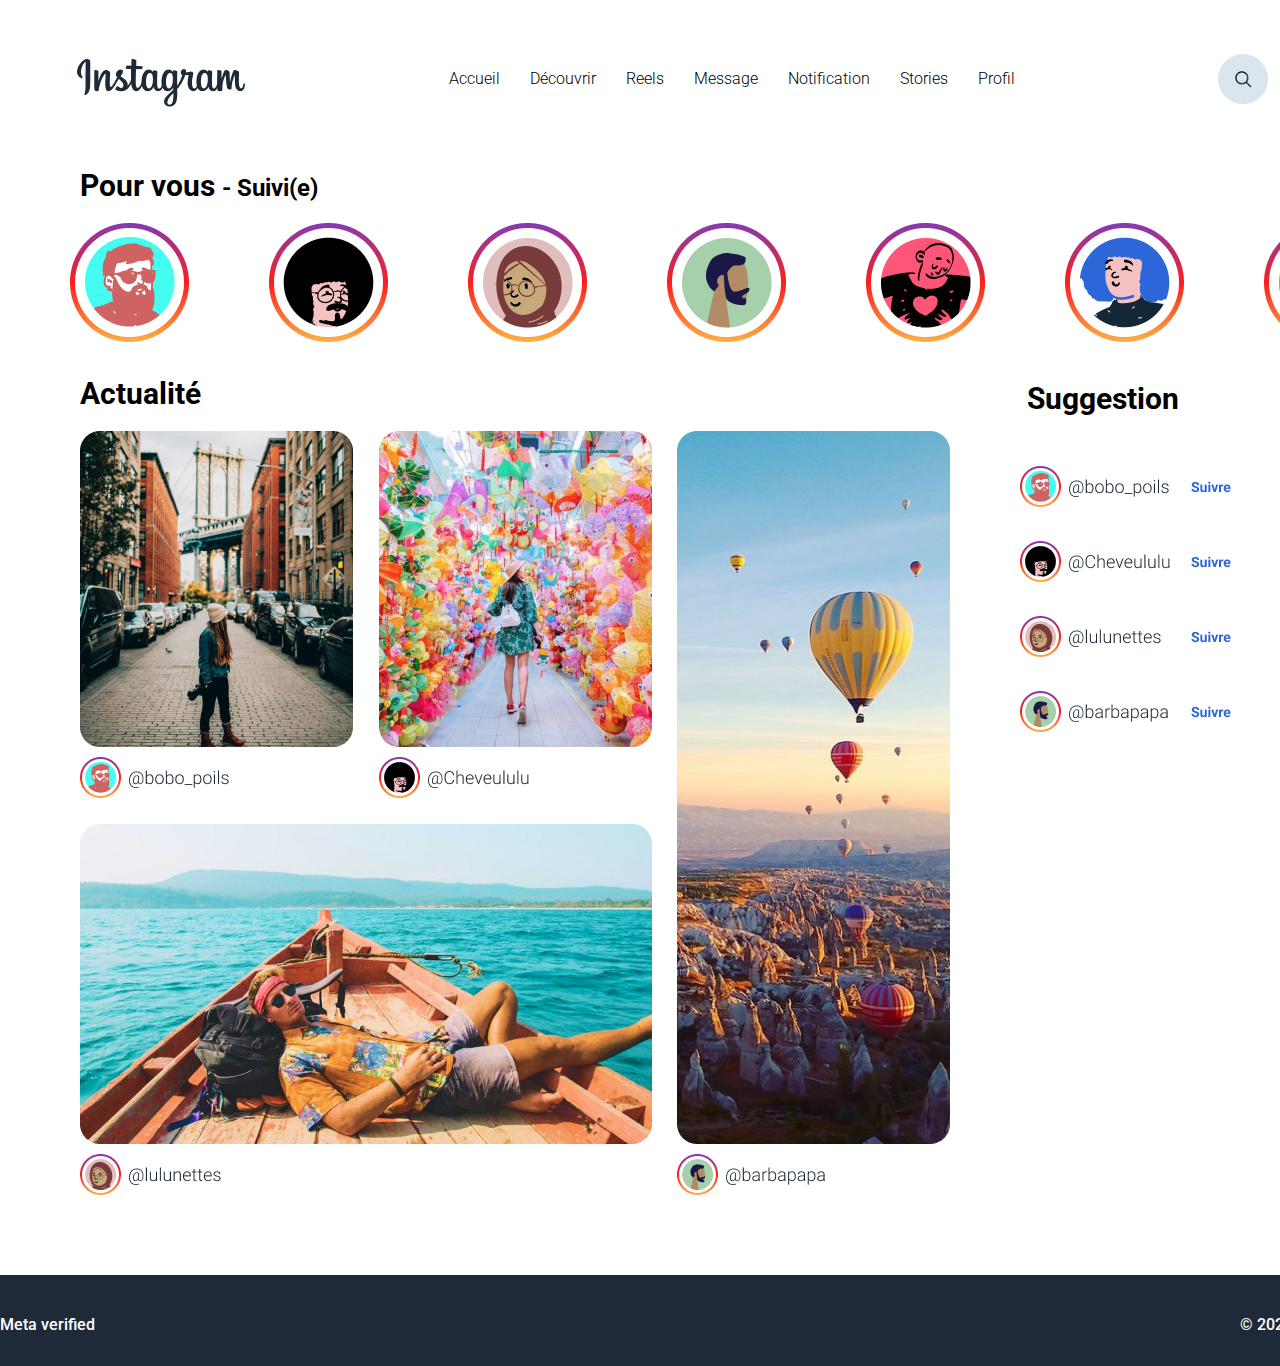
<file: index.html>
<!DOCTYPE html>
<html lang="fr">
<head>
    <meta charset="UTF-8">
    <meta name="viewport" content="width=device-width, initial-scale=1.0">
    <title>Page 1 du Projet</title>
    <link rel="stylesheet" href="style.css">
</head>
<body>

    <header>
        <div class="logo">
            <img src="images/logo-icone/Insta Noir.png" alt="logo-icone">
        </div>

        <div class="menuBurger">
            <div class="ligne"></div>
            <div class="ligne"></div>
            <div class="ligne"></div>
        </div>

        <nav class="navbar">
            <ul>
              <li><a href="#">Accueil</a></li>
              <li><a href="#">Découvrir</a></li>
              <li><a href="#">Reels</a></li>
              <li><a href="#">Message</a></li>
              <li><a href="#">Notification</a></li>
              <li><a href="#">Stories</a></li>
              <li><a href="index2.html">Profil</a></li> 
        </nav>
        
        <div class="search">
            <img src="images/Images manquantes/searchbar.png" class="searchbar-rond">
            <img src="images/Images manquantes/btn.png"class="btn-creer">
        </div>

    </header>

    <main class="creation">
        <img src="images/Images manquantes/searchbar.png" class="searchbar-rond">
        <img src="images/Images manquantes/btn.png"class="btn-creer">
    </main>

    <section class="story">
        <h2 class="pour">Pour vous <span class="suivi">- Suivi(e)</span></h2>

        <div class="grid-de-story">
            <div class="story">
                <img src="images/stories-icone-1-1.png"class="lunette">
            </div>
            <div class="story">
                <img src="images/stories/stories-icone-2.png"class="cheveux">
            </div>
            <div class="story">
                <img src="images/stories/stories-icone-3.png"class="marron">
            </div>
            <div class="story">
                <img src="images/stories/stories-icone-4.png"class="barbe">
            </div>
            <div class="story">
                <img src="images/stories/stories-icone-5.png"class="coeur">
            </div>
            <div class="story">
                <img src="images/stories/stories-icone-6.png"class="bleu">
            </div>
            <div class="story">
                <img src="images/stories/stories-icone-7.png"class="rouge">
            </div>
        </div>
    </section>

    
    
    <h2 class="actu"> Actualité </h2>
    <main class="contenu">
        
        <section class="actualites">
            <div class="photo photo1">
                <img src="images/actualités nouveau/carte1.png" alt="Photo 1">
            </div>
            <div class="photo photo2">
                <img src="images/actualités nouveau/carte2.png" alt="Photo 2">
            </div>
            <div class="photo photo3">
                <img src="images/actualités nouveau/carte3.png" alt="Photo 3">
            </div>
            <div class="photo photo4">
                <img src="images/actualités nouveau/carte4.png" alt="Photo 4">
            </div>
        </section>


    <section class="suggestions">
        <h2 class="titre">Suggestion</h2>
        <div class="suggestion">
            <img src="images/Suggestion/suggestions-item-1.png" alt="utilisateur bobo">
        </div>
        <div class="suggestion">
            <img src="images/Suggestion/suggestions-item-2.png" alt="utilisateur cheveu">
        </div>
        <div class="suggestion">
            <img src="images/Suggestion/suggestions-item-3.png" alt="utilisateur lulu">
        </div>
        <div class="suggestion">
            <img src="images/Suggestion/suggestions-item-4.png" alt="utilisateur barbapapa">
        </div>
    </section>
</main>

    <footer>
        <div class="espace">
            <span>Meta verified </span>
            <span>© 2024 Instagram par Meta</span>
        </div>

        <div class="espace-deux">
            <p>Meta verified </p>
            <span>© 2024 Instagram par Meta</span>
        </div>
    </footer>
</body>
</html>
</file>
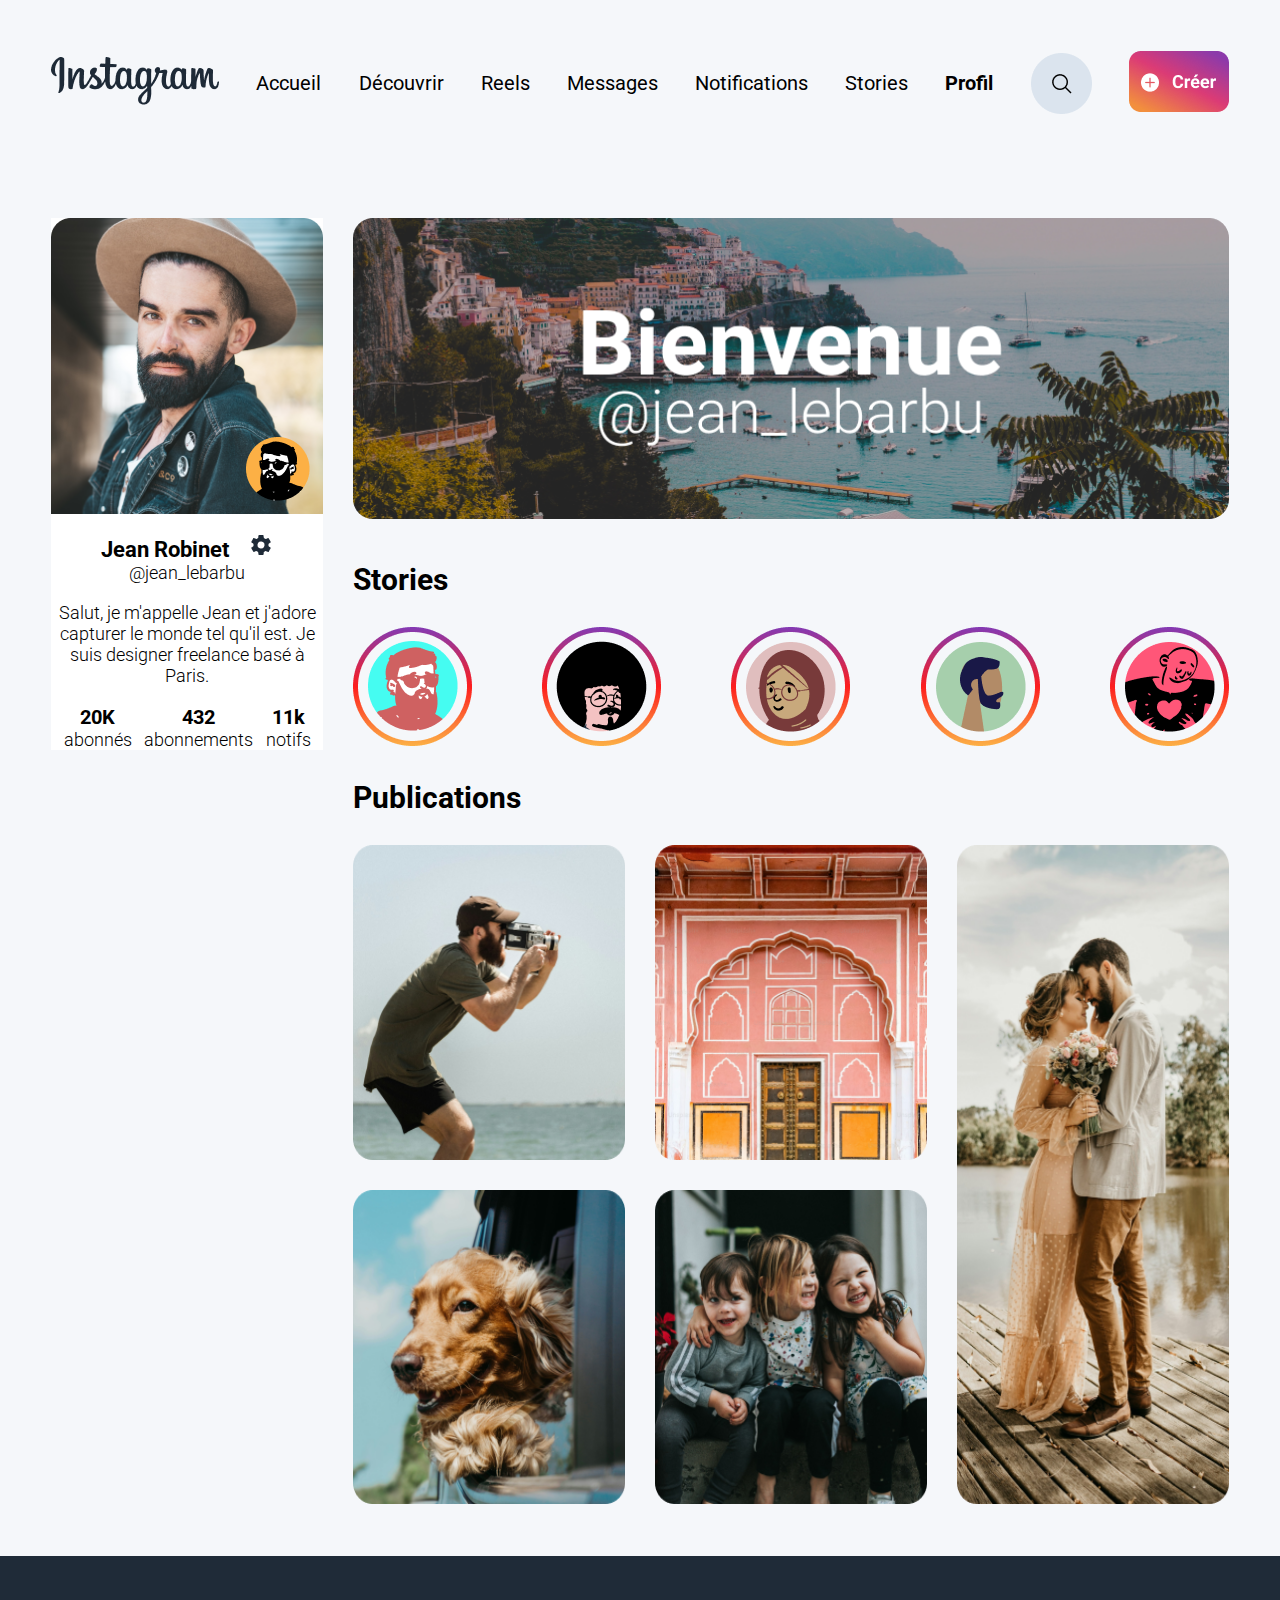
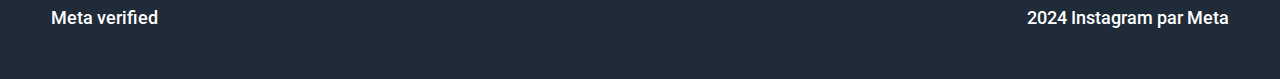
<file: index2.html>
<!DOCTYPE html>
<html lang="fr">
<head>
    <meta charset="UTF-8">
    <meta name="viewport" content="width=device-width, initial-scale=1.0">
    <title>Page 2 du Projet</title>
    <link rel="stylesheet" href="style2.css">
    <link rel="preconnect" href="https://fonts.googleapis.com">
<link rel="preconnect" href="https://fonts.gstatic.com" crossorigin>
<link href="https://fonts.googleapis.com/css2?family=Roboto:ital,wght@0,100;0,300;0,400;0,500;0,700;0,900;1,100;1,300;1,400;1,500;1,700;1,900&display=swap" rel="stylesheet">
</head>
<body class="fondGris">
    <header>
        <nav id="navbar" class="flex">
            <div>
                <img id="logo" src="images/logo-icone/Insta Noir.png" alt="Insta">
            </div>
            <!-- menu burger pour le responsive -->
            <div class="menuBurger" id="burger">
                <div class="ligne"></div>
                <div class="ligne"></div>
                <div class="ligne"></div>
            </div>
            <!-- icône pour le menu burger en responsive -->
            <div  id="iconeProfil" class="center">
                <img src="images/profil/sidebar-profil-icone.png" alt="icone du profil">
                <h3>Jean Robinet</h3>
                <p>@jean_lebarbu</p>
            </div>
            <!-- liens de navigation -->
            <a href="index.html">Accueil</a>
            <a href="#">Découvrir</a>
            <a href="#">Reels</a>
            <a href="#">Messages</a>
            <a href="#">Notifications</a>
            <a href="#">Stories</a>
            <a href="index2.html"><b>Profil</b></a>
            
            <input type="image" src="images/logo-icone/searchbar.png">
            <button>
                <img src="images/logo-icone/btn.png" alt="Créer">
            </button>

            
            
        </nav>
    </header>
    
    
    <main>
        <section id="main" class="grid">
            <div class="g1 fondBlanc">
                    <div class="flex2">
                        <img class="gridimg relative" src="images/profil/photo-profil.png" alt="photo de profil">
                        <img  class="profil" src="images/profil/sidebar-profil-icone.png" alt="icone de profil">
                    </div>
            <br>    
                
            <div class="textcenter">
                        <h3>Jean Robinet &nbsp; &nbsp;<img src="images/logo-icone/Icone parametres.png" alt="paramètres"></h3>
                        <p>@jean_lebarbu</p>
            </div>
                <br>
            <div id="texteProfil">
                <p>
                    Salut, je m'appelle Jean et j'adore capturer le monde tel qu'il est. Je suis designer freelance basé à Paris.
                </p>
            </div>
                <br>
            <section class="flex textspace">
                <div class="textcenter">
                    <h4>20K</h4>
                    <p>abonnés</p>
                </div>
                <div class="textcenter">
                    <h4>432</h4>
                    <p>abonnements</p>
                </div>
                <div class="textcenter">
                    <h4>11k</h4>
                    <p>notifs</p>
                </div>
            </section>
                
            </div>
            <div class="g2">
                <img class="gridimg hauto" src="images/profil/accuel-banner.png" alt="bannière d'accueil">
            </div>
            
            <div class="g3">
                <h2>Stories</h2>
            </div>
            <div class="g4 flex" id="stories">
                
                <div>
                    <img src="images/stories/stories-icone-1.png" alt="icone stories 1">
                </div>
                <div>
                    <img src="images/stories/stories-icone-2.png" alt="icone stories 2">
                </div>
                <div>
                    <img src="images/stories/stories-icone-3.png" alt="icone stories 3">
                </div>
                <div>
                    <img class="stories4" src="images/stories/stories-icone-4.png" alt="icone stories 4">
                </div>
                <div>
                    <img class="stories5" src="images/stories/stories-icone-5.png" alt="icone stories 5">
                </div>
            </div>
        
           
        <div class="g5">
            <h2>Publications</h2>
        </div>
     
        
            <div class="g6">
                <img class="gridimg" src="images/publications/publi-1.png" alt="homme qui filme">
            </div>
            <div class="g7">
                <img class="gridimg" src="images/publications/publi-2.png" alt="portes de palais à Jaipur">
            </div>
            <div class="g8">
                <img class="gridimg" src="images/publications/publi-3.png" alt="photo de mariés">
            </div>
            <div class="g9">
                <img class="gridimg" src="images/publications/publi-4.png" alt="chien à la fenêtre d'une voiture">
            </div>
            <div class="g10">
                <img class="gridimg" src="images/publications/publi-5.png" alt="trois enfants assis souriants">
            </div>
        </section>
        
    </main>

    <footer class="flex textefooter">
        <div>
            <p>Meta verified</p>
        </div>
        <div>
            <p>2024 Instagram par Meta</p>
        </div>

    </footer>
</body>
</html>
</file>
<file: style.css>
@import url('https://fonts.googleapis.com/css2?family=Roboto:wght@700&display=swap');
@import url('https://fonts.googleapis.com/css2?family=Roboto:wght@500&display=swap');
@import url('https://fonts.googleapis.com/css2?family=Roboto:wght@300&display=swap');


* { margin : 0;
    padding : 0;
    box-sizing : border-box;
}

body {
    width: 1440px;
    height: 1323px;  
}

header {
    display: flex;
    align-items: center;
    justify-content: space-between;
    width: 100%;
    padding: 15px 70px;
}

.menuBurger {
    display: none;
    cursor: pointer;
}

.menuBurger .ligne {
    width: 35px;
    height: 3px;
    background: white;
    margin: 5px;
}

.logo {
    width: auto;
    height: 40px;
    margin-left: 7px;
}

.navbar ul {
    display: flex;
    list-style:none;
    gap: 30px;
}

.navbar a {
    text-decoration: none;
    color: black;
    size: 20px;
    line-height: 8;
    font-family: "Roboto", sans-serif;
    font-weight: 300;
    font-style: normal;
}

.navbar a:hover {
    color: #1E2A37;
    font-weight: bold;
}

.search {
    display: flex;
    gap: 20px;
    align-items: center;
}

.searchbar-rond, .btn-creer {
    height: 50px;
    width: auto;
    cursor: pointer;
    
}

.creation {
    display:none;
}


.pour {
    margin-bottom:10px;
}

h2 {
    margin-top: 10px;
    margin-bottom: -30px;
    margin-left:80px;
    line-height: 35.16px;
    font-size: 30px;
    font-weight: 700;
    font-family: "Roboto", sans-serif;
}

h2 .suivi {
    font-size: 24px;
    line-height: 28.13px;
    font-weight: 700;
    font-family: "Roboto", sans-serif;
}


.grid-de-story {
    display: flex;
    gap: 80px;
    margin-top: 20px;
    margin-left: 70px;
    margin-bottom: 30px;
}


.contenu {
    display: grid;
    grid-template-columns: 3fr 2fr; 
    gap: 10px;
    padding: 20px;
}

.actualites {
    display: grid;
    grid-template-areas:
        "photo1 photo2 photo3"
        "photo4 photo4 photo3";
    gap: 25px;
    margin: 30px;
    padding: 30px;
    margin-top: auto;
    object-fit: cover;
}

.photo1 {
    grid-area: photo1;
}

.photo2 {
    grid-area: photo2;
}

.photo3 {
    grid-area: photo3;
}

.photo4 {
    grid-area: photo4;
}

.photo img {
    border-radius: 10px;
    object-fit: cover; 
    display: block;
}

.suggestions {
    display: flex;
    flex-direction: column;
    gap: 20px; 
    align-items: flex-start; 
    padding-right: 10px;
}

.titre {
    margin-left: 7px;
    margin-bottom: 20px;
    margin-top: -20px
}

.suggestion img {
    width: 100%; 
    max-width: 250px; 
    border-radius: 10px;
    margin-top: 10px;
}

footer {
    text-align:center;
    padding-top: 40px;
    background-color:#1E2A37;
    color: white;
    height: 91px;
    width:100%;
    font-family: "Roboto", sans-serif;
    font-weight: 500;
    font-style: normal
}

.espace {
    display: flex;
    justify-content: space-between;
    align-items: center;
}

.espace-deux {
    display: none;
}


@media (max-width: 793px) {

body {
    width: auto;
    overflow-x: hidden;
    margin:0;
    padding:0;
}

header {
    flex-direction: column;
    align-items:flex-start;
    padding: 30px;
    background-color: #1E2A37;
}

.menuBurger {
    display: block;
    position: absolute;
    right: 10px;
}

h2 {
    margin-top: 50px;
    margin-bottom: 10px;
    margin-left:30px; 
}

header .search {
    display:none;
}
.creation {
    display: flex;
    justify-content: center;
    gap: 10px;
    padding: 10px;
}


.logo img {
    content: url("images/logo-icone/Insta\ Blanc.png");
}

.searchbar-rond{
    content: url("images/searchbar\ deuxième\ ver.png");
    width: 60%;
    height: auto;
    object-fit: contain;
}

.btn-creer{
    content: url("images/btn\ deuxième\ ver.png");
    width: 30%;
    height: auto;
    object-fit: contain;
}

.navbar a {
    display: none;
}

.lunette {
    width: 150px;
}

.cheveux {
    width: 150px;
}

.marron {
    width:150px;
}

.barbe {
    display: none;
}

.coeur {
    display: none;
}

.bleu {
    display: none;
}

.rouge {
    display: none;
}

.pour {
    margin-left: 40px;
}

.section .story {
    object-fit: contain;

}

.grid-de-story {
    display: flex;
    gap: 60px;
    margin-left: 40px;
}


.actu {
    margin-left: 40px;
}

.contenu {
    display: flex;
    flex-direction: column;
    grid-template-columns: 1fr;
}

.actualites {
    grid-template-areas: 
        "photo1"
        "photo2"
        "photo3"
        "photo4"; 
}

.photo img {
    width: 100%; 
    object-fit:contain;
}

.suggestions {
    display: none;
}

footer {
    font-size:10px 1em 22px;
    padding: 35px;
}

.espace {
    display: none;
}

.espace-deux {
    display:block;
}
}
</file>
<file: style2.css>
*{
    margin: 0;
    padding: 0;
    box-sizing: border-box;
    font-family: 'Roboto';
    max-width: 1920px;
    min-height: auto;
}
.fondGris{
    background: rgb(245, 247, 250);
}
.fondBlanc{
    background: white;
}
.relative{
    position: relative;
}
.flex{
    display:flex;
    justify-content: center;
    align-items: center;
}
.flex2{
    display: flex;
    justify-content: flex-end;
    align-items: flex-end;
}
#navbar{
    justify-content:space-between;
    padding:4%;
}
.center{
    justify-items: center;
    flex-direction: column;
}
#iconeProfil{
    display: none;
}
nav a{
    text-decoration: none;
    color:black;
    font-size: 20px;
}
button{
    border: none;
    background: none;
}
.menuBurger{
    display: none;
    cursor: pointer;
}
.menuBurger .ligne{
    width: 30px;
    height: 4px;
    background: white;
    margin: 5px;
}
.profil{
    padding: 1%;
    position: absolute;
}

.grid{
    display:grid;
    grid-template-columns: 1fr 1fr 1fr 1fr;
    grid-template-rows: 1fr 0.1fr 0.3fr 0.1fr 1fr 1fr;
    gap: 30px;
    padding: 4%;
}
.g1{
    grid-row: 1/4;
    grid-column: 1/2;
    text-align: left;
}
.g2{
    grid-row: 1/2;
    grid-column: 2/5;
}
.g3{
    grid-row: 2/3;
    grid-column: 2/3;
}
.g4{
    grid-row: 3/4;
    grid-column: 2/5;
}
.g5{
    grid-row: 4/5;
    grid-column: 2/3;
}
.g6{
    grid-row: 5/6;
    grid-column: 2/3;
}
.g7{
    grid-row: 5/6;
    grid-column: 3/4;
}
.g8{
    grid-row: 5/7;
    grid-column: 4/5;
}
.g9{
    grid-row: 6/7;
    grid-column: 2/3;
}
.g10{
    grid-row: 6/7;
    grid-column: 3/4;
}
h2{
    font-size: 30px; 
}
#stories{
    justify-content: space-between;
    align-items:center;
    gap: 20px;
}
h3{
    font-size: 22px;
}
h4{
    font-size: 20px;
}
p{
    font-size: 18px;
    font-weight: 300;
}
footer{
    background: rgb(31, 43, 56);
    color:white;
    padding: 4%;
    gap: 20px;
}
.textefooter{
    justify-content: space-between;
}
footer p{
    font-weight: 500;
}
.gridimg{
    width:100%;
    height:100%;
}
.textspace{
    justify-content: space-evenly;
}
.textcenter{
    text-align: center;
}
#texteProfil{
    text-align: center;
    padding-left: 2%;
    padding-right: 2%;
}
.hauto{
    height: auto;
}
@media(max-width: 1000px){
    nav a{
        display: none;
    }
    input, button{
        display: none;
    }
    nav{
        background: rgb(31, 43, 56);
        width: 100%;
    }
    nav #logo{
        content: url(images/logo-icone/Insta\ Blanc.png);
    }
    .menuBurger{
        display: block;
    }
    #texteProfil{
        text-align: left;
        max-width: 100%;
    }
    .stories4, .stories5{
        display: none;
    }
    #stories{
        justify-content: center;
        gap: 50px;
        padding-left: 25%;
    }
    #main{
        display: flex;
        flex-direction: column;
    }
    .g10{
        display: none;
    }
    footer{
        flex-direction: column;
    }
    
}
</file>
